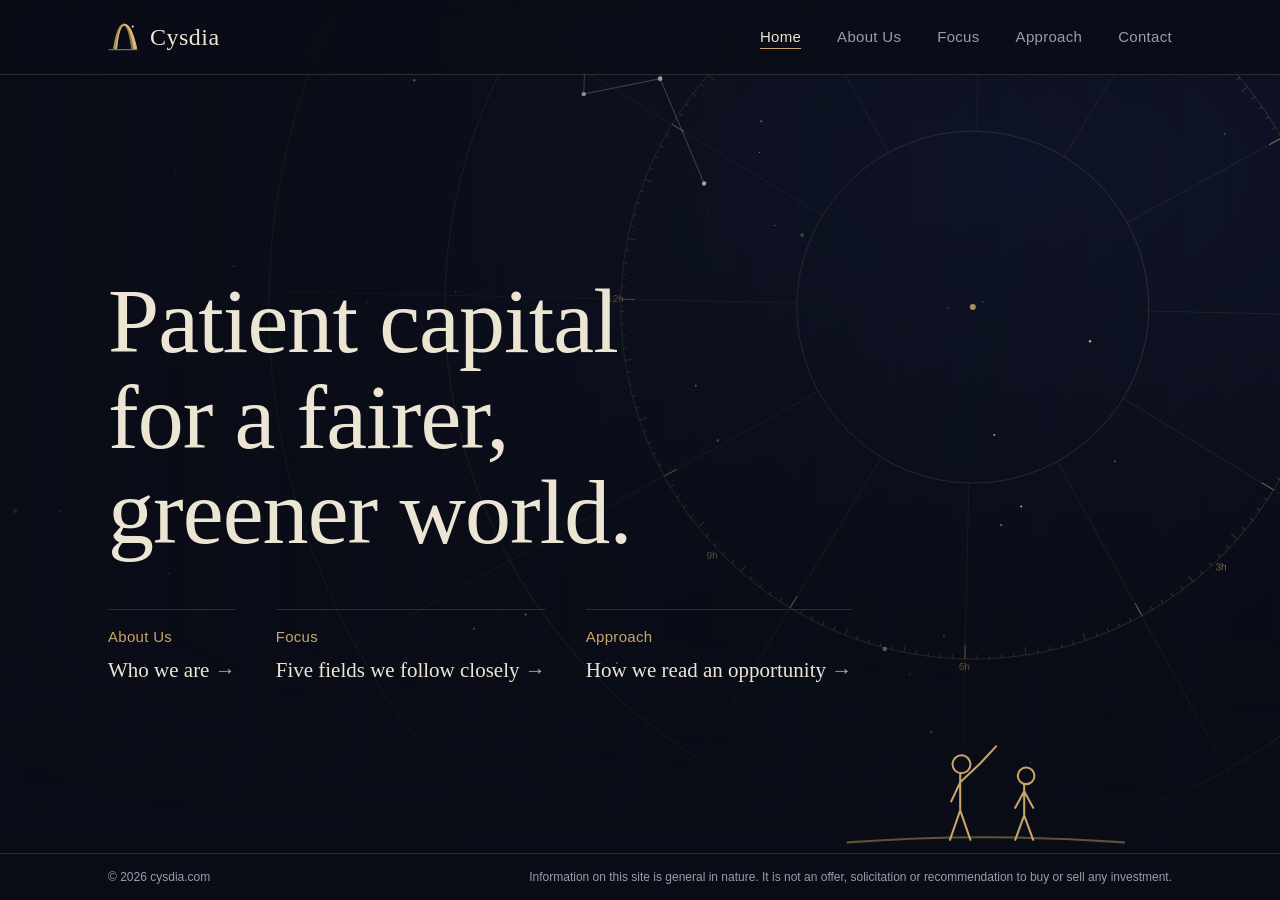
<file: index.html>
<!doctype html>
<html lang="en">
<head>
<meta charset="utf-8">
<meta name="viewport" content="width=device-width, initial-scale=1, viewport-fit=cover">
<title>Cysdia</title>
<meta name="description" content="Patient capital for a fairer, greener world. Hong Kong and New York.">
<meta property="og:title" content="Cysdia">
<meta property="og:description" content="Patient capital for a fairer, greener world. Hong Kong and New York.">
<meta name="theme-color" content="#0a0d17">
<link rel="icon" href="favicon.svg" type="image/svg+xml">
<link rel="stylesheet" href="styles.css">
</head>
<body class="home">
<header class="top">
  <div class="wrap">
    <a class="mark" href="index.html" aria-label="Cysdia, home">
      <svg viewBox="0 0 26 26" fill="none" aria-hidden="true">
        <line x1="1" y1="24" x2="25" y2="24" stroke="#ece5d3" stroke-width="0.8" stroke-linecap="round" opacity=".6"/>
        <path d="M4.48 23.29 L4.84 21.03 L5.19 18.97 L5.55 17.08 L5.91 15.34 L6.28 13.75 L6.66 12.29 L7.03 10.96 L7.42 9.74 L7.81 8.62 L8.20 7.60 L8.60 6.66 L9.01 5.82 L9.43 5.05 L9.85 4.36 L10.28 3.74 L10.72 3.19 L11.17 2.72 L11.63 2.31 L12.10 1.99 L12.57 1.73 L13.04 1.54 L13.52 1.43 L14.00 1.40 L14.48 1.47 L14.97 1.63 L15.47 1.88 L15.97 2.24 L16.47 2.72 L16.98 3.32 L17.51 4.06 L18.04 4.94 L18.58 5.99 L19.13 7.23 L19.69 8.67 L20.26 10.33 L20.85 12.26 L21.45 14.47 L22.07 17.00 L22.70 19.89 L23.35 23.18 L20.35 23.80 L19.90 20.70 L19.45 17.97 L19.01 15.57 L18.58 13.46 L18.15 11.62 L17.73 10.02 L17.32 8.63 L16.91 7.43 L16.51 6.41 L16.12 5.55 L15.74 4.82 L15.36 4.23 L14.98 3.76 L14.62 3.39 L14.26 3.11 L13.92 2.93 L13.57 2.83 L13.24 2.80 L12.91 2.84 L12.57 2.96 L12.24 3.14 L11.90 3.39 L11.56 3.71 L11.22 4.10 L10.88 4.56 L10.53 5.09 L10.19 5.70 L9.85 6.40 L9.51 7.18 L9.18 8.05 L8.84 9.03 L8.51 10.11 L8.18 11.30 L7.85 12.61 L7.53 14.06 L7.20 15.65 L6.89 17.40 L6.57 19.31 L6.26 21.42 L5.95 23.72 Z" fill="#7d6640"/>
        <path d="M7.76 23.72 L8.00 21.47 L8.24 19.42 L8.49 17.55 L8.74 15.84 L9.00 14.28 L9.26 12.86 L9.53 11.56 L9.81 10.39 L10.08 9.32 L10.37 8.35 L10.65 7.49 L10.95 6.71 L11.24 6.01 L11.54 5.40 L11.84 4.87 L12.15 4.41 L12.46 4.02 L12.77 3.70 L13.09 3.44 L13.42 3.26 L13.76 3.15 L14.12 3.12 L14.48 3.16 L14.86 3.27 L15.25 3.47 L15.64 3.75 L16.05 4.14 L16.47 4.62 L16.90 5.22 L17.35 5.95 L17.80 6.82 L18.26 7.83 L18.72 9.02 L19.20 10.39 L19.69 11.97 L20.18 13.77 L20.69 15.83 L21.20 18.16 L21.72 20.80 L22.25 23.79 L20.35 23.80 L19.90 20.70 L19.45 17.97 L19.01 15.57 L18.58 13.46 L18.15 11.62 L17.73 10.02 L17.32 8.63 L16.91 7.43 L16.51 6.41 L16.12 5.55 L15.74 4.82 L15.36 4.23 L14.98 3.76 L14.62 3.39 L14.26 3.11 L13.92 2.93 L13.57 2.83 L13.24 2.80 L12.91 2.84 L12.57 2.96 L12.24 3.14 L11.90 3.39 L11.56 3.71 L11.22 4.10 L10.88 4.56 L10.53 5.09 L10.19 5.70 L9.85 6.40 L9.51 7.18 L9.18 8.05 L8.84 9.03 L8.51 10.11 L8.18 11.30 L7.85 12.61 L7.53 14.06 L7.20 15.65 L6.89 17.40 L6.57 19.31 L6.26 21.42 L5.95 23.72 Z" fill="#8f7547"/>
        <path d="M6.27 23.29 L6.55 21.10 L6.84 19.08 L7.14 17.23 L7.44 15.53 L7.74 13.97 L8.06 12.54 L8.38 11.23 L8.71 10.02 L9.04 8.91 L9.39 7.90 L9.74 6.97 L10.10 6.13 L10.47 5.36 L10.85 4.67 L11.25 4.05 L11.65 3.51 L12.07 3.03 L12.51 2.63 L12.96 2.30 L13.42 2.05 L13.90 1.87 L14.40 1.77 L14.91 1.76 L15.43 1.84 L15.96 2.01 L16.49 2.28 L17.04 2.66 L17.59 3.15 L18.16 3.76 L18.73 4.51 L19.32 5.40 L19.92 6.45 L20.53 7.67 L21.15 9.09 L21.79 10.74 L22.45 12.62 L23.12 14.77 L23.81 17.23 L24.51 20.02 L25.23 23.19 L23.35 23.18 L22.70 19.89 L22.07 17.00 L21.45 14.47 L20.85 12.26 L20.26 10.33 L19.69 8.67 L19.13 7.23 L18.58 5.99 L18.04 4.94 L17.51 4.06 L16.98 3.32 L16.47 2.72 L15.97 2.24 L15.47 1.88 L14.97 1.63 L14.48 1.47 L14.00 1.40 L13.52 1.43 L13.04 1.54 L12.57 1.73 L12.10 1.99 L11.63 2.31 L11.17 2.72 L10.72 3.19 L10.28 3.74 L9.85 4.36 L9.43 5.05 L9.01 5.82 L8.60 6.66 L8.20 7.60 L7.81 8.62 L7.42 9.74 L7.03 10.96 L6.66 12.29 L6.28 13.75 L5.91 15.34 L5.55 17.08 L5.19 18.97 L4.84 21.03 L4.48 23.29 Z" fill="#a88a55"/>
        <path d="M6.27 23.29 L6.55 21.10 L6.84 19.08 L7.14 17.23 L7.44 15.53 L7.74 13.97 L8.06 12.54 L8.38 11.23 L8.71 10.02 L9.04 8.91 L9.39 7.90 L9.74 6.97 L10.10 6.13 L10.47 5.36 L10.85 4.67 L11.25 4.05 L11.65 3.51 L12.07 3.03 L12.51 2.63 L12.96 2.30 L13.42 2.05 L13.90 1.87 L14.40 1.77 L14.91 1.76 L15.43 1.84 L15.96 2.01 L16.49 2.28 L17.04 2.66 L17.59 3.15 L18.16 3.76 L18.73 4.51 L19.32 5.40 L19.92 6.45 L20.53 7.67 L21.15 9.09 L21.79 10.74 L22.45 12.62 L23.12 14.77 L23.81 17.23 L24.51 20.02 L25.23 23.19 L22.25 23.79 L21.72 20.80 L21.20 18.16 L20.69 15.83 L20.18 13.77 L19.69 11.97 L19.20 10.39 L18.72 9.02 L18.26 7.83 L17.80 6.82 L17.35 5.95 L16.90 5.22 L16.47 4.62 L16.05 4.14 L15.64 3.75 L15.25 3.47 L14.86 3.27 L14.48 3.16 L14.12 3.12 L13.76 3.15 L13.42 3.26 L13.09 3.44 L12.77 3.70 L12.46 4.02 L12.15 4.41 L11.84 4.87 L11.54 5.40 L11.24 6.01 L10.95 6.71 L10.65 7.49 L10.37 8.35 L10.08 9.32 L9.81 10.39 L9.53 11.56 L9.26 12.86 L9.00 14.28 L8.74 15.84 L8.49 17.55 L8.24 19.42 L8.00 21.47 L7.76 23.72 Z" fill="#d9b878"/>
        <circle cx="21.5" cy="4" r="0.9" fill="#ece5d3"/>
      </svg>
      <span>Cysdia</span>
    </a>
    <nav aria-label="Main">
      <a href="index.html" aria-current="page">Home</a>
      <a href="about.html">About Us</a>
      <a href="focus.html">Focus</a>
      <a href="approach.html">Approach</a>
      <a href="contact.html">Contact</a>
    </nav>
  </div>
</header>

<main>
  <div class="hero">
    <canvas id="sky" aria-hidden="true"></canvas>
      <svg class="stargazers" viewBox="0 0 220 120" fill="none" aria-hidden="true" stroke="#c8a568" stroke-width="1.6" stroke-linecap="round" stroke-linejoin="round">
        <path d="M2 112 Q110 104 218 112" opacity=".45"/>
        <circle cx="91" cy="51" r="7"/>
        <path d="M90 58 L90 87 M90 87 L82 110 M90 87 L98 110 M90 65 L106 50 L118 37 M90 65 L83 80"/>
        <circle cx="141.5" cy="60" r="6.5"/>
        <path d="M140 66.5 L140 91 M140 91 L133 110 M140 91 L147 110 M140 72 L133 85 M140 72 L147 85"/>
      </svg>
    <div class="wrap">
      <h1>Patient capital for a fairer, greener world.</h1>
      <div class="hero-links">
        <a href="about.html"><small>About Us</small><span>Who we are</span></a>
        <a href="focus.html"><small>Focus</small><span>Five fields we follow closely</span></a>
        <a href="approach.html"><small>Approach</small><span>How we read an opportunity</span></a>
      </div>
    </div>
  </div>
</main>

<footer>
  <div class="wrap">
    <span>© 2026 cysdia.com</span>
    <p>Information on this site is general in nature. It is not an offer, solicitation or recommendation to buy or sell any investment.</p>
  </div>
</footer>

<script src="site.js"></script>
</body>
</html>
</file>
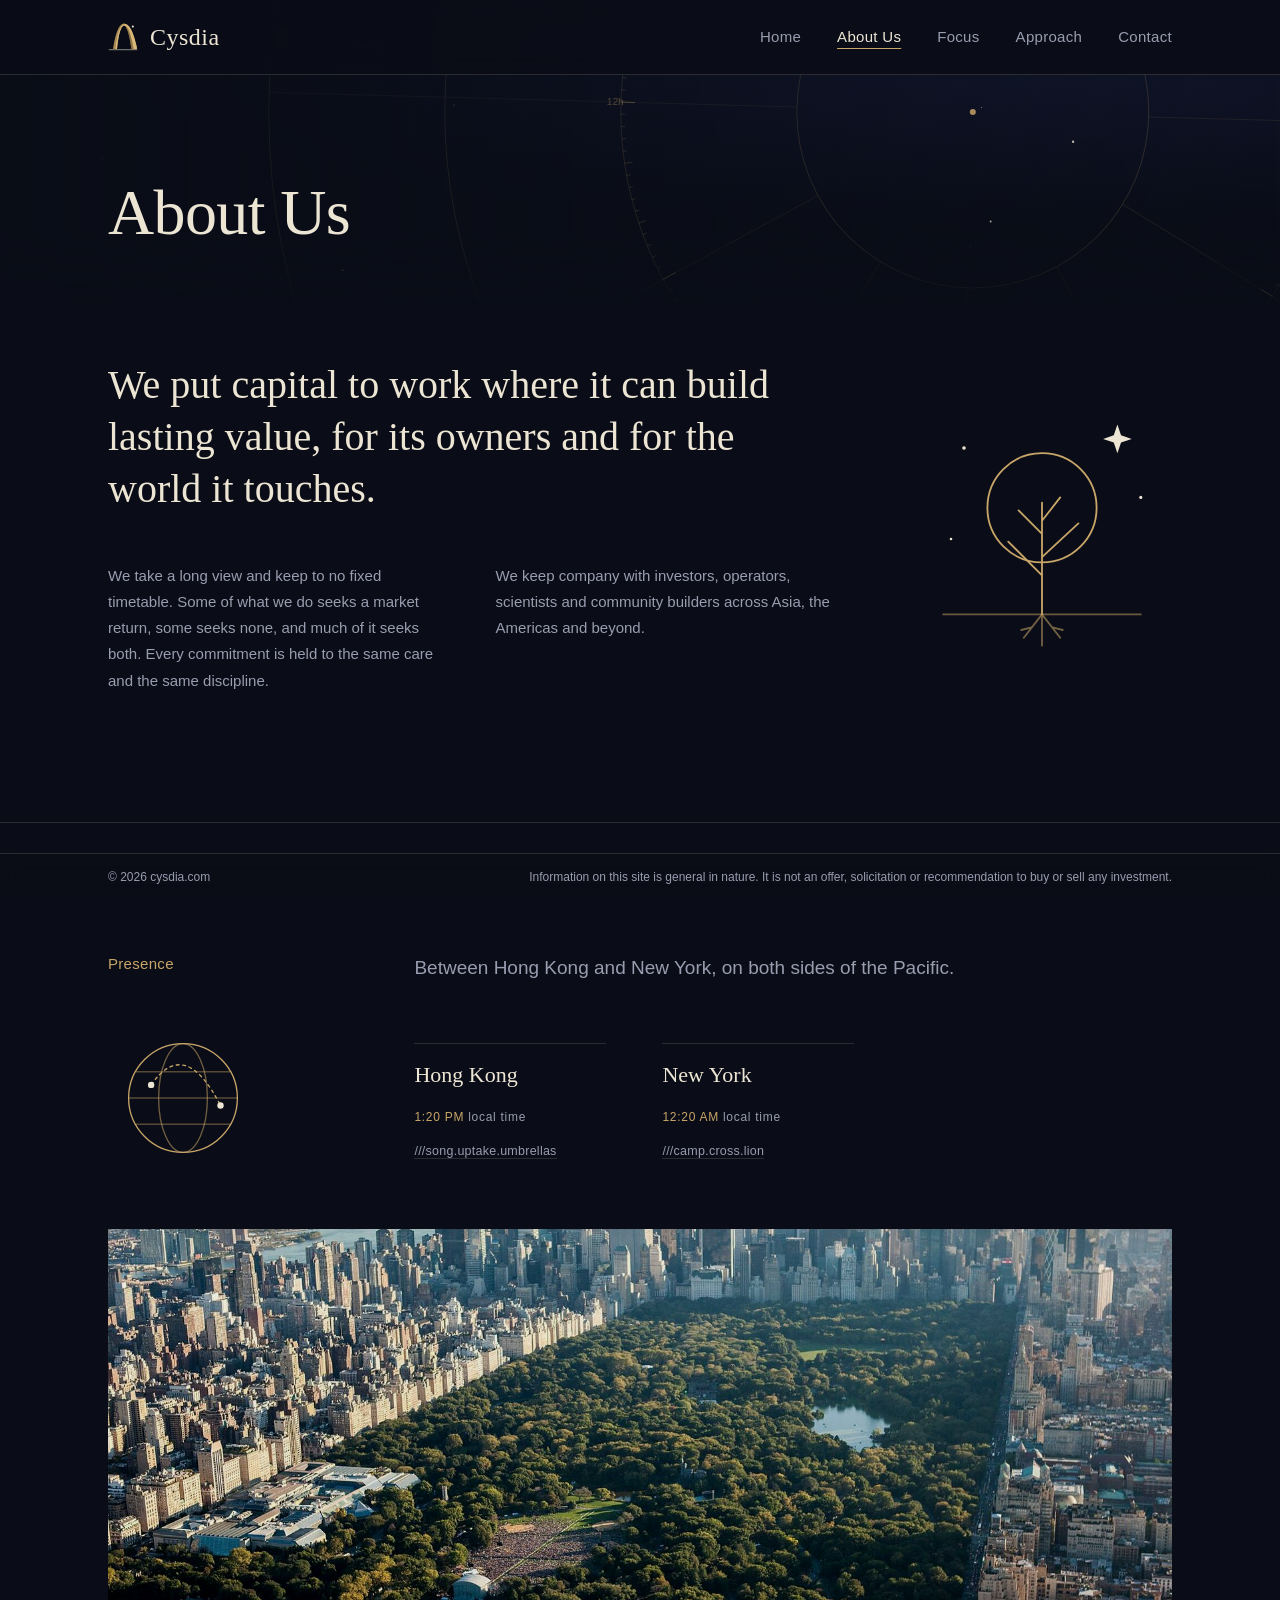
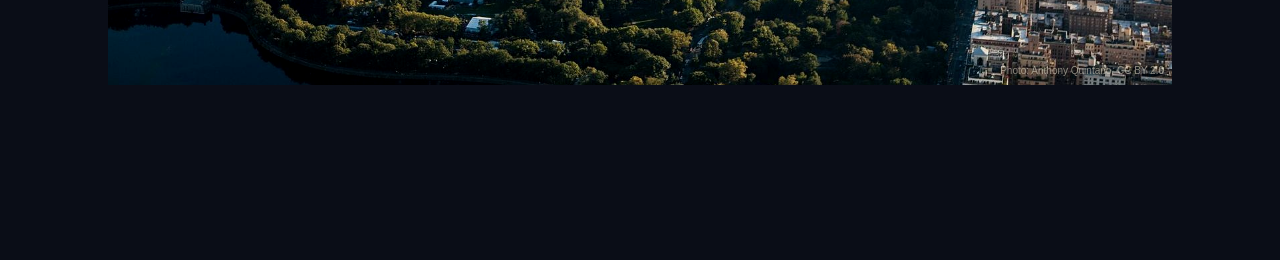
<file: about.html>
<!doctype html>
<html lang="en">
<head>
<meta charset="utf-8">
<meta name="viewport" content="width=device-width, initial-scale=1, viewport-fit=cover">
<title>About Us · Cysdia</title>
<meta name="description" content="About Cysdia: patient capital, present in Hong Kong and New York.">
<meta property="og:title" content="About Us · Cysdia">
<meta property="og:description" content="About Cysdia: patient capital, present in Hong Kong and New York.">
<meta name="theme-color" content="#0a0d17">
<link rel="icon" href="favicon.svg" type="image/svg+xml">
<link rel="stylesheet" href="styles.css">
</head>
<body class="">
<header class="top">
  <div class="wrap">
    <a class="mark" href="index.html" aria-label="Cysdia, home">
      <svg viewBox="0 0 26 26" fill="none" aria-hidden="true">
        <line x1="1" y1="24" x2="25" y2="24" stroke="#ece5d3" stroke-width="0.8" stroke-linecap="round" opacity=".6"/>
        <path d="M4.48 23.29 L4.84 21.03 L5.19 18.97 L5.55 17.08 L5.91 15.34 L6.28 13.75 L6.66 12.29 L7.03 10.96 L7.42 9.74 L7.81 8.62 L8.20 7.60 L8.60 6.66 L9.01 5.82 L9.43 5.05 L9.85 4.36 L10.28 3.74 L10.72 3.19 L11.17 2.72 L11.63 2.31 L12.10 1.99 L12.57 1.73 L13.04 1.54 L13.52 1.43 L14.00 1.40 L14.48 1.47 L14.97 1.63 L15.47 1.88 L15.97 2.24 L16.47 2.72 L16.98 3.32 L17.51 4.06 L18.04 4.94 L18.58 5.99 L19.13 7.23 L19.69 8.67 L20.26 10.33 L20.85 12.26 L21.45 14.47 L22.07 17.00 L22.70 19.89 L23.35 23.18 L20.35 23.80 L19.90 20.70 L19.45 17.97 L19.01 15.57 L18.58 13.46 L18.15 11.62 L17.73 10.02 L17.32 8.63 L16.91 7.43 L16.51 6.41 L16.12 5.55 L15.74 4.82 L15.36 4.23 L14.98 3.76 L14.62 3.39 L14.26 3.11 L13.92 2.93 L13.57 2.83 L13.24 2.80 L12.91 2.84 L12.57 2.96 L12.24 3.14 L11.90 3.39 L11.56 3.71 L11.22 4.10 L10.88 4.56 L10.53 5.09 L10.19 5.70 L9.85 6.40 L9.51 7.18 L9.18 8.05 L8.84 9.03 L8.51 10.11 L8.18 11.30 L7.85 12.61 L7.53 14.06 L7.20 15.65 L6.89 17.40 L6.57 19.31 L6.26 21.42 L5.95 23.72 Z" fill="#7d6640"/>
        <path d="M7.76 23.72 L8.00 21.47 L8.24 19.42 L8.49 17.55 L8.74 15.84 L9.00 14.28 L9.26 12.86 L9.53 11.56 L9.81 10.39 L10.08 9.32 L10.37 8.35 L10.65 7.49 L10.95 6.71 L11.24 6.01 L11.54 5.40 L11.84 4.87 L12.15 4.41 L12.46 4.02 L12.77 3.70 L13.09 3.44 L13.42 3.26 L13.76 3.15 L14.12 3.12 L14.48 3.16 L14.86 3.27 L15.25 3.47 L15.64 3.75 L16.05 4.14 L16.47 4.62 L16.90 5.22 L17.35 5.95 L17.80 6.82 L18.26 7.83 L18.72 9.02 L19.20 10.39 L19.69 11.97 L20.18 13.77 L20.69 15.83 L21.20 18.16 L21.72 20.80 L22.25 23.79 L20.35 23.80 L19.90 20.70 L19.45 17.97 L19.01 15.57 L18.58 13.46 L18.15 11.62 L17.73 10.02 L17.32 8.63 L16.91 7.43 L16.51 6.41 L16.12 5.55 L15.74 4.82 L15.36 4.23 L14.98 3.76 L14.62 3.39 L14.26 3.11 L13.92 2.93 L13.57 2.83 L13.24 2.80 L12.91 2.84 L12.57 2.96 L12.24 3.14 L11.90 3.39 L11.56 3.71 L11.22 4.10 L10.88 4.56 L10.53 5.09 L10.19 5.70 L9.85 6.40 L9.51 7.18 L9.18 8.05 L8.84 9.03 L8.51 10.11 L8.18 11.30 L7.85 12.61 L7.53 14.06 L7.20 15.65 L6.89 17.40 L6.57 19.31 L6.26 21.42 L5.95 23.72 Z" fill="#8f7547"/>
        <path d="M6.27 23.29 L6.55 21.10 L6.84 19.08 L7.14 17.23 L7.44 15.53 L7.74 13.97 L8.06 12.54 L8.38 11.23 L8.71 10.02 L9.04 8.91 L9.39 7.90 L9.74 6.97 L10.10 6.13 L10.47 5.36 L10.85 4.67 L11.25 4.05 L11.65 3.51 L12.07 3.03 L12.51 2.63 L12.96 2.30 L13.42 2.05 L13.90 1.87 L14.40 1.77 L14.91 1.76 L15.43 1.84 L15.96 2.01 L16.49 2.28 L17.04 2.66 L17.59 3.15 L18.16 3.76 L18.73 4.51 L19.32 5.40 L19.92 6.45 L20.53 7.67 L21.15 9.09 L21.79 10.74 L22.45 12.62 L23.12 14.77 L23.81 17.23 L24.51 20.02 L25.23 23.19 L23.35 23.18 L22.70 19.89 L22.07 17.00 L21.45 14.47 L20.85 12.26 L20.26 10.33 L19.69 8.67 L19.13 7.23 L18.58 5.99 L18.04 4.94 L17.51 4.06 L16.98 3.32 L16.47 2.72 L15.97 2.24 L15.47 1.88 L14.97 1.63 L14.48 1.47 L14.00 1.40 L13.52 1.43 L13.04 1.54 L12.57 1.73 L12.10 1.99 L11.63 2.31 L11.17 2.72 L10.72 3.19 L10.28 3.74 L9.85 4.36 L9.43 5.05 L9.01 5.82 L8.60 6.66 L8.20 7.60 L7.81 8.62 L7.42 9.74 L7.03 10.96 L6.66 12.29 L6.28 13.75 L5.91 15.34 L5.55 17.08 L5.19 18.97 L4.84 21.03 L4.48 23.29 Z" fill="#a88a55"/>
        <path d="M6.27 23.29 L6.55 21.10 L6.84 19.08 L7.14 17.23 L7.44 15.53 L7.74 13.97 L8.06 12.54 L8.38 11.23 L8.71 10.02 L9.04 8.91 L9.39 7.90 L9.74 6.97 L10.10 6.13 L10.47 5.36 L10.85 4.67 L11.25 4.05 L11.65 3.51 L12.07 3.03 L12.51 2.63 L12.96 2.30 L13.42 2.05 L13.90 1.87 L14.40 1.77 L14.91 1.76 L15.43 1.84 L15.96 2.01 L16.49 2.28 L17.04 2.66 L17.59 3.15 L18.16 3.76 L18.73 4.51 L19.32 5.40 L19.92 6.45 L20.53 7.67 L21.15 9.09 L21.79 10.74 L22.45 12.62 L23.12 14.77 L23.81 17.23 L24.51 20.02 L25.23 23.19 L22.25 23.79 L21.72 20.80 L21.20 18.16 L20.69 15.83 L20.18 13.77 L19.69 11.97 L19.20 10.39 L18.72 9.02 L18.26 7.83 L17.80 6.82 L17.35 5.95 L16.90 5.22 L16.47 4.62 L16.05 4.14 L15.64 3.75 L15.25 3.47 L14.86 3.27 L14.48 3.16 L14.12 3.12 L13.76 3.15 L13.42 3.26 L13.09 3.44 L12.77 3.70 L12.46 4.02 L12.15 4.41 L11.84 4.87 L11.54 5.40 L11.24 6.01 L10.95 6.71 L10.65 7.49 L10.37 8.35 L10.08 9.32 L9.81 10.39 L9.53 11.56 L9.26 12.86 L9.00 14.28 L8.74 15.84 L8.49 17.55 L8.24 19.42 L8.00 21.47 L7.76 23.72 Z" fill="#d9b878"/>
        <circle cx="21.5" cy="4" r="0.9" fill="#ece5d3"/>
      </svg>
      <span>Cysdia</span>
    </a>
    <nav aria-label="Main">
      <a href="index.html">Home</a>
      <a href="about.html" aria-current="page">About Us</a>
      <a href="focus.html">Focus</a>
      <a href="approach.html">Approach</a>
      <a href="contact.html">Contact</a>
    </nav>
  </div>
</header>

<main>
  <div class="hero page-hero">
    <canvas id="sky" aria-hidden="true"></canvas>
    <div class="wrap">
      <h1>About Us</h1>
    </div>
  </div>

  <section id="about" class="mission">
    <div class="wrap">
      <div class="mission-text">
      
      <div>
        <p class="statement">We put capital to work where it can build lasting value, for its owners and for the world it touches.</p>
      </div>
      <div class="sub">
        <p>We take a long view and keep to no fixed timetable. Some of what we do seeks a market return, some seeks none, and much of it seeks both. Every commitment is held to the same care and the same discipline.</p>
        <p>We keep company with investors, operators, scientists and community builders across Asia, the Americas and beyond.</p>
      </div>
      </div>
      <svg class="about-art" viewBox="0 0 200 200" fill="none" stroke="#c8a568" stroke-width="1.4" stroke-linecap="round" stroke-linejoin="round" aria-hidden="true">
<path d="M24 168 H176" opacity=".5"/>
<circle cx="100" cy="86" r="42"/>
<path d="M100 168 V82 M100 138 L74 112 M100 124 L128 98 M100 106 L82 88 M100 96 L114 78"/>
<path d="M100 168 L86 186 M100 168 L114 186 M100 168 V192 M92 178 L84 180 M108 178 L116 180" opacity=".55"/>
<path d="M158 22 L160.8 30.2 L169 33 L160.8 35.8 L158 44 L155.2 35.8 L147 33 L155.2 30.2 Z" fill="#ece5d3" stroke="none"/>
<circle cx="40" cy="40" r="1.4" fill="#ece5d3" stroke="none"/><circle cx="176" cy="78" r="1.2" fill="#ece5d3" stroke="none"/><circle cx="30" cy="110" r="1" fill="#ece5d3" stroke="none"/></svg>
    </div>
  </section>

  <section class="park" aria-label="Central Park, New York">
    <div class="wrap">
      <div class="park-head">
        <div class="presence-label"><p class="eyebrow">Presence</p><svg class="globe-art" viewBox="0 0 160 160" fill="none" stroke="#c8a568" stroke-width="1.4" stroke-linecap="round" stroke-linejoin="round" aria-hidden="true">
<circle cx="80" cy="80" r="58"/>
<ellipse cx="80" cy="80" rx="26" ry="58" opacity=".55"/>
<path d="M22 80 H138 M30 52 H130 M30 108 H130" opacity=".4"/>
<path d="M46 66 Q82 14 120 88" stroke-dasharray="3 4"/>
<circle cx="46" cy="66" r="3.4" fill="#ece5d3" stroke="none"/><circle cx="120" cy="88" r="3.4" fill="#ece5d3" stroke="none"/></svg></div>
        <div class="park-body">
          <p class="park-note">Between Hong Kong and New York, on both sides of the Pacific.</p>
          <dl class="offices">
            <div><dt>Hong Kong</dt><dd><span class="clock" data-tz="Asia/Hong_Kong">&nbsp;</span> local time</dd><dd><a class="w3w" href="https://what3words.com/song.uptake.umbrellas" target="_blank" rel="noopener">///song.uptake.umbrellas</a></dd></div>
            <div><dt>New York</dt><dd><span class="clock" data-tz="America/New_York">&nbsp;</span> local time</dd><dd><a class="w3w" href="https://what3words.com/camp.cross.lion" target="_blank" rel="noopener">///camp.cross.lion</a></dd></div>
          </dl>
        </div>
      </div>
      <div class="park-grid">
        <figure class="p-wide"><img src="images/central-park.jpg" alt="Aerial view of Central Park looking south toward Midtown Manhattan, the Reservoir and Great Lawn below" loading="lazy" width="1600" height="1067"><span class="photo-credit">Photo: Anthony Quintano, <a href="https://creativecommons.org/licenses/by/2.0/" target="_blank" rel="noopener">CC BY 2.0</a></span></figure>
      </div>
    </div>
  </section>
</main>

<footer>
  <div class="wrap">
    <span>© 2026 cysdia.com</span>
    <p>Information on this site is general in nature. It is not an offer, solicitation or recommendation to buy or sell any investment.</p>
  </div>
</footer>

<script src="site.js"></script>
</body>
</html>
</file>
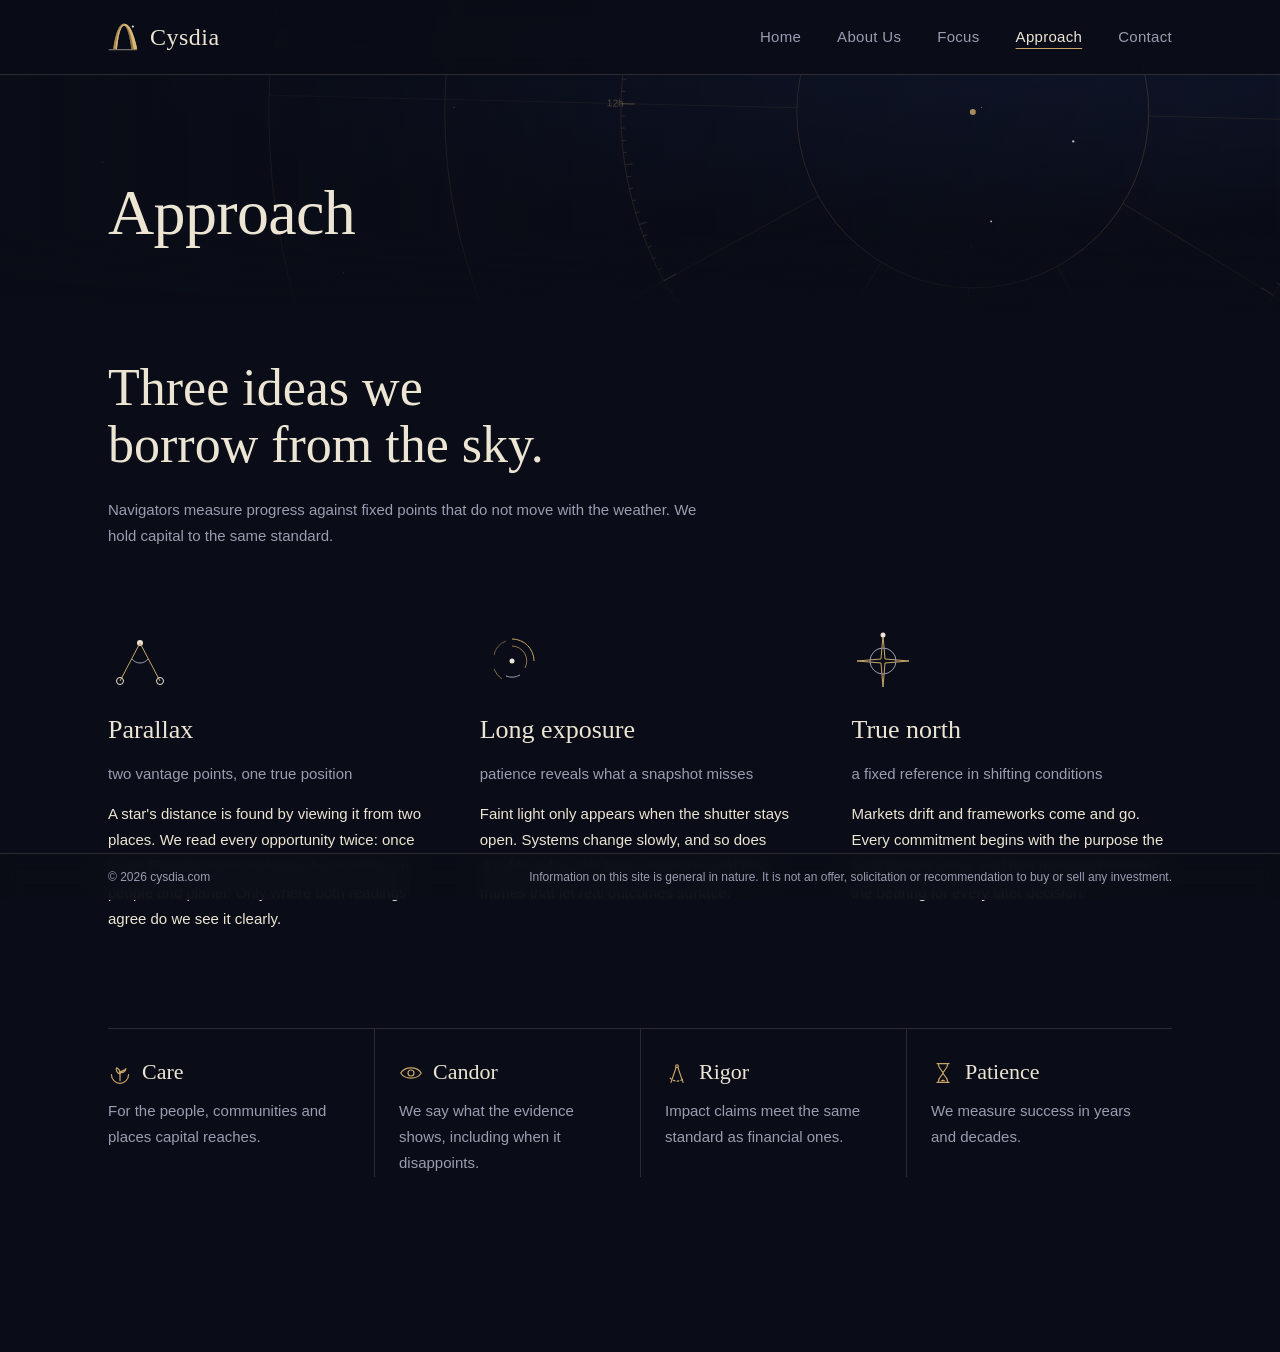
<file: approach.html>
<!doctype html>
<html lang="en">
<head>
<meta charset="utf-8">
<meta name="viewport" content="width=device-width, initial-scale=1, viewport-fit=cover">
<title>Approach · Cysdia</title>
<meta name="description" content="How Cysdia reads an opportunity.">
<meta property="og:title" content="Approach · Cysdia">
<meta property="og:description" content="How Cysdia reads an opportunity.">
<meta name="theme-color" content="#0a0d17">
<link rel="icon" href="favicon.svg" type="image/svg+xml">
<link rel="stylesheet" href="styles.css">
</head>
<body class="">
<header class="top">
  <div class="wrap">
    <a class="mark" href="index.html" aria-label="Cysdia, home">
      <svg viewBox="0 0 26 26" fill="none" aria-hidden="true">
        <line x1="1" y1="24" x2="25" y2="24" stroke="#ece5d3" stroke-width="0.8" stroke-linecap="round" opacity=".6"/>
        <path d="M4.48 23.29 L4.84 21.03 L5.19 18.97 L5.55 17.08 L5.91 15.34 L6.28 13.75 L6.66 12.29 L7.03 10.96 L7.42 9.74 L7.81 8.62 L8.20 7.60 L8.60 6.66 L9.01 5.82 L9.43 5.05 L9.85 4.36 L10.28 3.74 L10.72 3.19 L11.17 2.72 L11.63 2.31 L12.10 1.99 L12.57 1.73 L13.04 1.54 L13.52 1.43 L14.00 1.40 L14.48 1.47 L14.97 1.63 L15.47 1.88 L15.97 2.24 L16.47 2.72 L16.98 3.32 L17.51 4.06 L18.04 4.94 L18.58 5.99 L19.13 7.23 L19.69 8.67 L20.26 10.33 L20.85 12.26 L21.45 14.47 L22.07 17.00 L22.70 19.89 L23.35 23.18 L20.35 23.80 L19.90 20.70 L19.45 17.97 L19.01 15.57 L18.58 13.46 L18.15 11.62 L17.73 10.02 L17.32 8.63 L16.91 7.43 L16.51 6.41 L16.12 5.55 L15.74 4.82 L15.36 4.23 L14.98 3.76 L14.62 3.39 L14.26 3.11 L13.92 2.93 L13.57 2.83 L13.24 2.80 L12.91 2.84 L12.57 2.96 L12.24 3.14 L11.90 3.39 L11.56 3.71 L11.22 4.10 L10.88 4.56 L10.53 5.09 L10.19 5.70 L9.85 6.40 L9.51 7.18 L9.18 8.05 L8.84 9.03 L8.51 10.11 L8.18 11.30 L7.85 12.61 L7.53 14.06 L7.20 15.65 L6.89 17.40 L6.57 19.31 L6.26 21.42 L5.95 23.72 Z" fill="#7d6640"/>
        <path d="M7.76 23.72 L8.00 21.47 L8.24 19.42 L8.49 17.55 L8.74 15.84 L9.00 14.28 L9.26 12.86 L9.53 11.56 L9.81 10.39 L10.08 9.32 L10.37 8.35 L10.65 7.49 L10.95 6.71 L11.24 6.01 L11.54 5.40 L11.84 4.87 L12.15 4.41 L12.46 4.02 L12.77 3.70 L13.09 3.44 L13.42 3.26 L13.76 3.15 L14.12 3.12 L14.48 3.16 L14.86 3.27 L15.25 3.47 L15.64 3.75 L16.05 4.14 L16.47 4.62 L16.90 5.22 L17.35 5.95 L17.80 6.82 L18.26 7.83 L18.72 9.02 L19.20 10.39 L19.69 11.97 L20.18 13.77 L20.69 15.83 L21.20 18.16 L21.72 20.80 L22.25 23.79 L20.35 23.80 L19.90 20.70 L19.45 17.97 L19.01 15.57 L18.58 13.46 L18.15 11.62 L17.73 10.02 L17.32 8.63 L16.91 7.43 L16.51 6.41 L16.12 5.55 L15.74 4.82 L15.36 4.23 L14.98 3.76 L14.62 3.39 L14.26 3.11 L13.92 2.93 L13.57 2.83 L13.24 2.80 L12.91 2.84 L12.57 2.96 L12.24 3.14 L11.90 3.39 L11.56 3.71 L11.22 4.10 L10.88 4.56 L10.53 5.09 L10.19 5.70 L9.85 6.40 L9.51 7.18 L9.18 8.05 L8.84 9.03 L8.51 10.11 L8.18 11.30 L7.85 12.61 L7.53 14.06 L7.20 15.65 L6.89 17.40 L6.57 19.31 L6.26 21.42 L5.95 23.72 Z" fill="#8f7547"/>
        <path d="M6.27 23.29 L6.55 21.10 L6.84 19.08 L7.14 17.23 L7.44 15.53 L7.74 13.97 L8.06 12.54 L8.38 11.23 L8.71 10.02 L9.04 8.91 L9.39 7.90 L9.74 6.97 L10.10 6.13 L10.47 5.36 L10.85 4.67 L11.25 4.05 L11.65 3.51 L12.07 3.03 L12.51 2.63 L12.96 2.30 L13.42 2.05 L13.90 1.87 L14.40 1.77 L14.91 1.76 L15.43 1.84 L15.96 2.01 L16.49 2.28 L17.04 2.66 L17.59 3.15 L18.16 3.76 L18.73 4.51 L19.32 5.40 L19.92 6.45 L20.53 7.67 L21.15 9.09 L21.79 10.74 L22.45 12.62 L23.12 14.77 L23.81 17.23 L24.51 20.02 L25.23 23.19 L23.35 23.18 L22.70 19.89 L22.07 17.00 L21.45 14.47 L20.85 12.26 L20.26 10.33 L19.69 8.67 L19.13 7.23 L18.58 5.99 L18.04 4.94 L17.51 4.06 L16.98 3.32 L16.47 2.72 L15.97 2.24 L15.47 1.88 L14.97 1.63 L14.48 1.47 L14.00 1.40 L13.52 1.43 L13.04 1.54 L12.57 1.73 L12.10 1.99 L11.63 2.31 L11.17 2.72 L10.72 3.19 L10.28 3.74 L9.85 4.36 L9.43 5.05 L9.01 5.82 L8.60 6.66 L8.20 7.60 L7.81 8.62 L7.42 9.74 L7.03 10.96 L6.66 12.29 L6.28 13.75 L5.91 15.34 L5.55 17.08 L5.19 18.97 L4.84 21.03 L4.48 23.29 Z" fill="#a88a55"/>
        <path d="M6.27 23.29 L6.55 21.10 L6.84 19.08 L7.14 17.23 L7.44 15.53 L7.74 13.97 L8.06 12.54 L8.38 11.23 L8.71 10.02 L9.04 8.91 L9.39 7.90 L9.74 6.97 L10.10 6.13 L10.47 5.36 L10.85 4.67 L11.25 4.05 L11.65 3.51 L12.07 3.03 L12.51 2.63 L12.96 2.30 L13.42 2.05 L13.90 1.87 L14.40 1.77 L14.91 1.76 L15.43 1.84 L15.96 2.01 L16.49 2.28 L17.04 2.66 L17.59 3.15 L18.16 3.76 L18.73 4.51 L19.32 5.40 L19.92 6.45 L20.53 7.67 L21.15 9.09 L21.79 10.74 L22.45 12.62 L23.12 14.77 L23.81 17.23 L24.51 20.02 L25.23 23.19 L22.25 23.79 L21.72 20.80 L21.20 18.16 L20.69 15.83 L20.18 13.77 L19.69 11.97 L19.20 10.39 L18.72 9.02 L18.26 7.83 L17.80 6.82 L17.35 5.95 L16.90 5.22 L16.47 4.62 L16.05 4.14 L15.64 3.75 L15.25 3.47 L14.86 3.27 L14.48 3.16 L14.12 3.12 L13.76 3.15 L13.42 3.26 L13.09 3.44 L12.77 3.70 L12.46 4.02 L12.15 4.41 L11.84 4.87 L11.54 5.40 L11.24 6.01 L10.95 6.71 L10.65 7.49 L10.37 8.35 L10.08 9.32 L9.81 10.39 L9.53 11.56 L9.26 12.86 L9.00 14.28 L8.74 15.84 L8.49 17.55 L8.24 19.42 L8.00 21.47 L7.76 23.72 Z" fill="#d9b878"/>
        <circle cx="21.5" cy="4" r="0.9" fill="#ece5d3"/>
      </svg>
      <span>Cysdia</span>
    </a>
    <nav aria-label="Main">
      <a href="index.html">Home</a>
      <a href="about.html">About Us</a>
      <a href="focus.html">Focus</a>
      <a href="approach.html" aria-current="page">Approach</a>
      <a href="contact.html">Contact</a>
    </nav>
  </div>
</header>

<main>
  <div class="hero page-hero">
    <canvas id="sky" aria-hidden="true"></canvas>
    <div class="wrap">
      <h1>Approach</h1>
    </div>
  </div>

  <section id="approach">
    <div class="wrap">
            <h2>Three ideas we borrow from the sky.</h2>
      <p class="intro">Navigators measure progress against fixed points that do not move with the weather. We hold capital to the same standard.</p>

      <div class="principles">
        <article class="principle">
          <svg viewBox="0 0 64 64" fill="none" aria-hidden="true">
            <circle cx="32" cy="14" r="3" fill="#ece5d3"/>
            <line x1="32" y1="14" x2="12" y2="52" stroke="#c8a568" stroke-width="1"/>
            <line x1="32" y1="14" x2="52" y2="52" stroke="#c8a568" stroke-width="1"/>
            <circle cx="12" cy="52" r="3.5" fill="none" stroke="#ece5d3"/>
            <circle cx="52" cy="52" r="3.5" fill="none" stroke="#ece5d3"/>
            <path d="M24 30 a10 10 0 0 0 16 0" stroke="#9a9cb0" stroke-width="1"/>
          </svg>
          <h3>Parallax</h3>
          <p class="term">two vantage points, one true position</p>
          <p>A star's distance is found by viewing it from two places. We read every opportunity twice: once for its financial merit and once for its effect on people and planet. Only where both readings agree do we see it clearly.</p>
        </article>
        <article class="principle">
          <svg viewBox="0 0 64 64" fill="none" aria-hidden="true">
            <circle cx="32" cy="32" r="2.5" fill="#ece5d3"/>
            <path d="M32 10 a22 22 0 0 1 22 22" stroke="#c8a568" stroke-width="1"/>
            <path d="M32 17 a15 15 0 0 1 13 22" stroke="#c8a568" stroke-width="1" opacity=".7"/>
            <path d="M14 26 a19 19 0 0 1 12 -14" stroke="#c8a568" stroke-width="1" opacity=".5"/>
            <path d="M22 50 a20 20 0 0 1 -8 -10" stroke="#c8a568" stroke-width="1" opacity=".6"/>
            <path d="M40 46 a16 16 0 0 1 -14 1" stroke="#9a9cb0" stroke-width="1"/>
          </svg>
          <h3>Long exposure</h3>
          <p class="term">patience reveals what a snapshot misses</p>
          <p>Faint light only appears when the shutter stays open. Systems change slowly, and so does durable value. We favor structures and time frames that let real outcomes surface.</p>
        </article>
        <article class="principle">
          <svg viewBox="0 0 64 64" fill="none" aria-hidden="true">
            <path d="M32 6 L34 30 L58 32 L34 34 L32 58 L30 34 L6 32 L30 30 Z" stroke="#c8a568" stroke-width="1" fill="none"/>
            <circle cx="32" cy="32" r="13" stroke="#9a9cb0" stroke-width="1"/>
            <circle cx="32" cy="6" r="2.5" fill="#ece5d3"/>
          </svg>
          <h3>True north</h3>
          <p class="term">a fixed reference in shifting conditions</p>
          <p>Markets drift and frameworks come and go. Every commitment begins with the purpose the capital must serve, and that purpose becomes the bearing for every later decision.</p>
        </article>
      </div>

      <div class="values">
        <div class="value"><h4><svg class="v-icon" viewBox="0 0 28 28" fill="none" stroke="#c8a568" stroke-width="1.4" stroke-linecap="round" stroke-linejoin="round" aria-hidden="true"><path d="M4 16 C4 22 9 26 14 26 C19 26 24 22 24 16"/><path d="M14 23 V12"/><path d="M14 15 C10 14 9 10 10 8 C13 9 14 12 14 15 Z"/><path d="M14 13 C17 11 20 11 21 9 C20 13 17 14 14 13.5"/></svg><span>Care</span></h4><p>For the people, communities and places capital reaches.</p></div>
        <div class="value"><h4><svg class="v-icon" viewBox="0 0 28 28" fill="none" stroke="#c8a568" stroke-width="1.4" stroke-linecap="round" stroke-linejoin="round" aria-hidden="true"><path d="M2 14 C7 6 21 6 26 14 C21 22 7 22 2 14 Z"/><circle cx="14" cy="14" r="3.5"/></svg><span>Candor</span></h4><p>We say what the evidence shows, including when it disappoints.</p></div>
        <div class="value"><h4><svg class="v-icon" viewBox="0 0 28 28" fill="none" stroke="#c8a568" stroke-width="1.4" stroke-linecap="round" stroke-linejoin="round" aria-hidden="true"><circle cx="14" cy="6" r="1.6"/><path d="M13 7.5 L7 25 M15 7.5 L21 25"/><path d="M6 20 A11 11 0 0 0 22 20" stroke-dasharray="2 2.5"/></svg><span>Rigor</span></h4><p>Impact claims meet the same standard as financial ones.</p></div>
        <div class="value"><h4><svg class="v-icon" viewBox="0 0 28 28" fill="none" stroke="#c8a568" stroke-width="1.4" stroke-linecap="round" stroke-linejoin="round" aria-hidden="true"><path d="M7 3 H21 M7 25 H21"/><path d="M8.5 3 C8.5 10 14 11.5 14 14 C14 16.5 8.5 18 8.5 25 M19.5 3 C19.5 10 14 11.5 14 14 C14 16.5 19.5 18 19.5 25"/><path d="M11 23.5 Q14 19.5 17 23.5 Z" fill="#c8a568" stroke="none"/></svg><span>Patience</span></h4><p>We measure success in years and decades.</p></div>
      </div>
    </div>
  </section>
</main>

<footer>
  <div class="wrap">
    <span>© 2026 cysdia.com</span>
    <p>Information on this site is general in nature. It is not an offer, solicitation or recommendation to buy or sell any investment.</p>
  </div>
</footer>

<script src="site.js"></script>
</body>
</html>
</file>
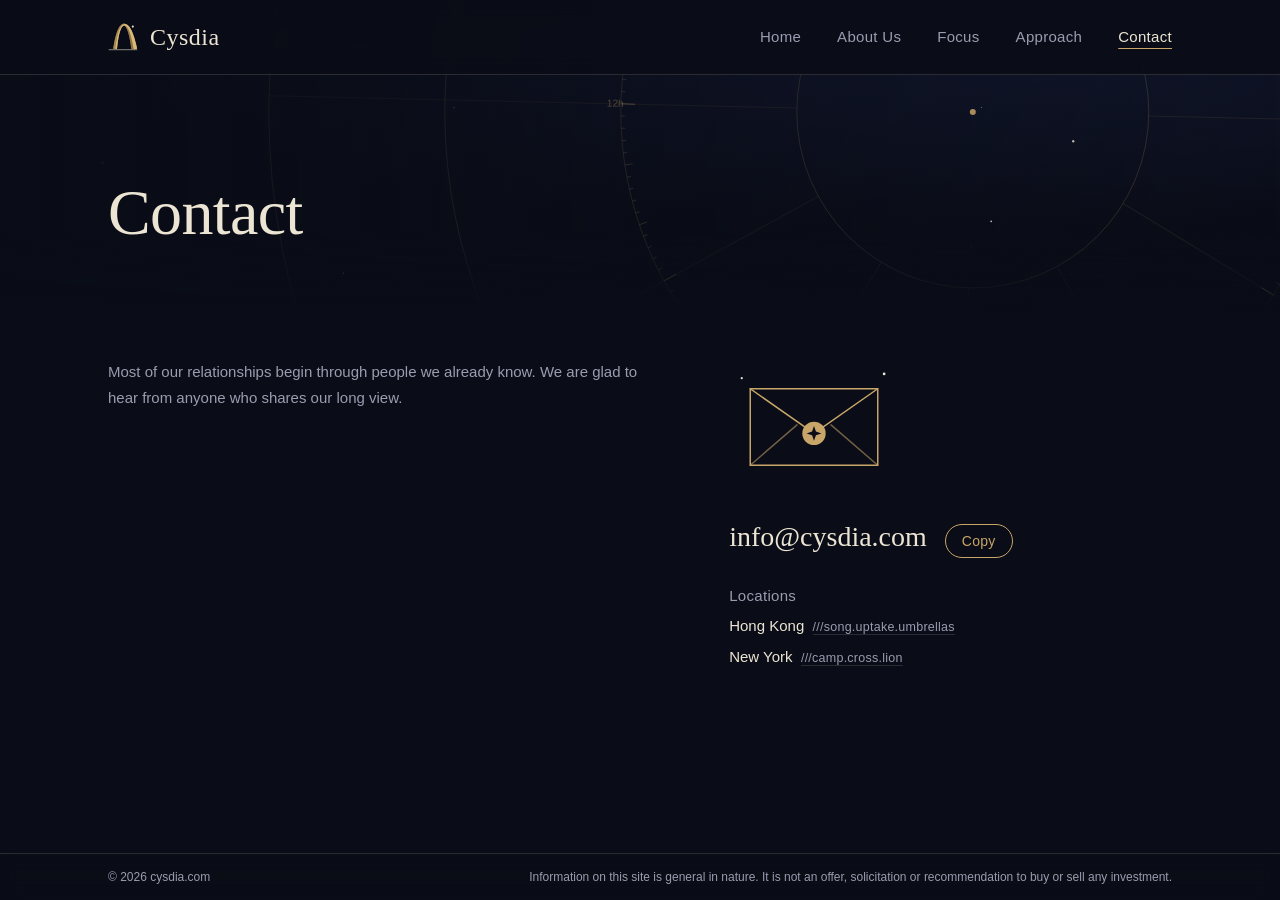
<file: contact.html>
<!doctype html>
<html lang="en">
<head>
<meta charset="utf-8">
<meta name="viewport" content="width=device-width, initial-scale=1, viewport-fit=cover">
<title>Contact · Cysdia</title>
<meta name="description" content="Correspondence for Cysdia.">
<meta property="og:title" content="Contact · Cysdia">
<meta property="og:description" content="Correspondence for Cysdia.">
<meta name="theme-color" content="#0a0d17">
<link rel="icon" href="favicon.svg" type="image/svg+xml">
<link rel="stylesheet" href="styles.css">
</head>
<body class="">
<header class="top">
  <div class="wrap">
    <a class="mark" href="index.html" aria-label="Cysdia, home">
      <svg viewBox="0 0 26 26" fill="none" aria-hidden="true">
        <line x1="1" y1="24" x2="25" y2="24" stroke="#ece5d3" stroke-width="0.8" stroke-linecap="round" opacity=".6"/>
        <path d="M4.48 23.29 L4.84 21.03 L5.19 18.97 L5.55 17.08 L5.91 15.34 L6.28 13.75 L6.66 12.29 L7.03 10.96 L7.42 9.74 L7.81 8.62 L8.20 7.60 L8.60 6.66 L9.01 5.82 L9.43 5.05 L9.85 4.36 L10.28 3.74 L10.72 3.19 L11.17 2.72 L11.63 2.31 L12.10 1.99 L12.57 1.73 L13.04 1.54 L13.52 1.43 L14.00 1.40 L14.48 1.47 L14.97 1.63 L15.47 1.88 L15.97 2.24 L16.47 2.72 L16.98 3.32 L17.51 4.06 L18.04 4.94 L18.58 5.99 L19.13 7.23 L19.69 8.67 L20.26 10.33 L20.85 12.26 L21.45 14.47 L22.07 17.00 L22.70 19.89 L23.35 23.18 L20.35 23.80 L19.90 20.70 L19.45 17.97 L19.01 15.57 L18.58 13.46 L18.15 11.62 L17.73 10.02 L17.32 8.63 L16.91 7.43 L16.51 6.41 L16.12 5.55 L15.74 4.82 L15.36 4.23 L14.98 3.76 L14.62 3.39 L14.26 3.11 L13.92 2.93 L13.57 2.83 L13.24 2.80 L12.91 2.84 L12.57 2.96 L12.24 3.14 L11.90 3.39 L11.56 3.71 L11.22 4.10 L10.88 4.56 L10.53 5.09 L10.19 5.70 L9.85 6.40 L9.51 7.18 L9.18 8.05 L8.84 9.03 L8.51 10.11 L8.18 11.30 L7.85 12.61 L7.53 14.06 L7.20 15.65 L6.89 17.40 L6.57 19.31 L6.26 21.42 L5.95 23.72 Z" fill="#7d6640"/>
        <path d="M7.76 23.72 L8.00 21.47 L8.24 19.42 L8.49 17.55 L8.74 15.84 L9.00 14.28 L9.26 12.86 L9.53 11.56 L9.81 10.39 L10.08 9.32 L10.37 8.35 L10.65 7.49 L10.95 6.71 L11.24 6.01 L11.54 5.40 L11.84 4.87 L12.15 4.41 L12.46 4.02 L12.77 3.70 L13.09 3.44 L13.42 3.26 L13.76 3.15 L14.12 3.12 L14.48 3.16 L14.86 3.27 L15.25 3.47 L15.64 3.75 L16.05 4.14 L16.47 4.62 L16.90 5.22 L17.35 5.95 L17.80 6.82 L18.26 7.83 L18.72 9.02 L19.20 10.39 L19.69 11.97 L20.18 13.77 L20.69 15.83 L21.20 18.16 L21.72 20.80 L22.25 23.79 L20.35 23.80 L19.90 20.70 L19.45 17.97 L19.01 15.57 L18.58 13.46 L18.15 11.62 L17.73 10.02 L17.32 8.63 L16.91 7.43 L16.51 6.41 L16.12 5.55 L15.74 4.82 L15.36 4.23 L14.98 3.76 L14.62 3.39 L14.26 3.11 L13.92 2.93 L13.57 2.83 L13.24 2.80 L12.91 2.84 L12.57 2.96 L12.24 3.14 L11.90 3.39 L11.56 3.71 L11.22 4.10 L10.88 4.56 L10.53 5.09 L10.19 5.70 L9.85 6.40 L9.51 7.18 L9.18 8.05 L8.84 9.03 L8.51 10.11 L8.18 11.30 L7.85 12.61 L7.53 14.06 L7.20 15.65 L6.89 17.40 L6.57 19.31 L6.26 21.42 L5.95 23.72 Z" fill="#8f7547"/>
        <path d="M6.27 23.29 L6.55 21.10 L6.84 19.08 L7.14 17.23 L7.44 15.53 L7.74 13.97 L8.06 12.54 L8.38 11.23 L8.71 10.02 L9.04 8.91 L9.39 7.90 L9.74 6.97 L10.10 6.13 L10.47 5.36 L10.85 4.67 L11.25 4.05 L11.65 3.51 L12.07 3.03 L12.51 2.63 L12.96 2.30 L13.42 2.05 L13.90 1.87 L14.40 1.77 L14.91 1.76 L15.43 1.84 L15.96 2.01 L16.49 2.28 L17.04 2.66 L17.59 3.15 L18.16 3.76 L18.73 4.51 L19.32 5.40 L19.92 6.45 L20.53 7.67 L21.15 9.09 L21.79 10.74 L22.45 12.62 L23.12 14.77 L23.81 17.23 L24.51 20.02 L25.23 23.19 L23.35 23.18 L22.70 19.89 L22.07 17.00 L21.45 14.47 L20.85 12.26 L20.26 10.33 L19.69 8.67 L19.13 7.23 L18.58 5.99 L18.04 4.94 L17.51 4.06 L16.98 3.32 L16.47 2.72 L15.97 2.24 L15.47 1.88 L14.97 1.63 L14.48 1.47 L14.00 1.40 L13.52 1.43 L13.04 1.54 L12.57 1.73 L12.10 1.99 L11.63 2.31 L11.17 2.72 L10.72 3.19 L10.28 3.74 L9.85 4.36 L9.43 5.05 L9.01 5.82 L8.60 6.66 L8.20 7.60 L7.81 8.62 L7.42 9.74 L7.03 10.96 L6.66 12.29 L6.28 13.75 L5.91 15.34 L5.55 17.08 L5.19 18.97 L4.84 21.03 L4.48 23.29 Z" fill="#a88a55"/>
        <path d="M6.27 23.29 L6.55 21.10 L6.84 19.08 L7.14 17.23 L7.44 15.53 L7.74 13.97 L8.06 12.54 L8.38 11.23 L8.71 10.02 L9.04 8.91 L9.39 7.90 L9.74 6.97 L10.10 6.13 L10.47 5.36 L10.85 4.67 L11.25 4.05 L11.65 3.51 L12.07 3.03 L12.51 2.63 L12.96 2.30 L13.42 2.05 L13.90 1.87 L14.40 1.77 L14.91 1.76 L15.43 1.84 L15.96 2.01 L16.49 2.28 L17.04 2.66 L17.59 3.15 L18.16 3.76 L18.73 4.51 L19.32 5.40 L19.92 6.45 L20.53 7.67 L21.15 9.09 L21.79 10.74 L22.45 12.62 L23.12 14.77 L23.81 17.23 L24.51 20.02 L25.23 23.19 L22.25 23.79 L21.72 20.80 L21.20 18.16 L20.69 15.83 L20.18 13.77 L19.69 11.97 L19.20 10.39 L18.72 9.02 L18.26 7.83 L17.80 6.82 L17.35 5.95 L16.90 5.22 L16.47 4.62 L16.05 4.14 L15.64 3.75 L15.25 3.47 L14.86 3.27 L14.48 3.16 L14.12 3.12 L13.76 3.15 L13.42 3.26 L13.09 3.44 L12.77 3.70 L12.46 4.02 L12.15 4.41 L11.84 4.87 L11.54 5.40 L11.24 6.01 L10.95 6.71 L10.65 7.49 L10.37 8.35 L10.08 9.32 L9.81 10.39 L9.53 11.56 L9.26 12.86 L9.00 14.28 L8.74 15.84 L8.49 17.55 L8.24 19.42 L8.00 21.47 L7.76 23.72 Z" fill="#d9b878"/>
        <circle cx="21.5" cy="4" r="0.9" fill="#ece5d3"/>
      </svg>
      <span>Cysdia</span>
    </a>
    <nav aria-label="Main">
      <a href="index.html">Home</a>
      <a href="about.html">About Us</a>
      <a href="focus.html">Focus</a>
      <a href="approach.html">Approach</a>
      <a href="contact.html" aria-current="page">Contact</a>
    </nav>
  </div>
</header>

<main>
  <div class="hero page-hero">
    <canvas id="sky" aria-hidden="true"></canvas>
    <div class="wrap">
      <h1>Contact</h1>
    </div>
  </div>

  <section id="contact" class="contact">
    <div class="wrap">
      <div>
                        <p class="intro" style="margin-top:0">Most of our relationships begin through people we already know. We are glad to hear from anyone who shares our long view.</p>
      </div>
      <div class="address">
        <svg class="contact-art" viewBox="0 0 160 120" fill="none" stroke="#c8a568" stroke-width="1.4" stroke-linecap="round" stroke-linejoin="round" aria-hidden="true">
<path d="M20 28 H140 V100 H20 Z"/><path d="M20 28 L80 70 L140 28" /><path d="M20 100 L64 62 M140 100 L96 62" opacity=".55"/>
<circle cx="80" cy="70" r="11" fill="#c8a568" stroke="none"/>
<path d="M80 63 L81.8 68.2 L87 70 L81.8 71.8 L80 77 L78.2 71.8 L73 70 L78.2 68.2 Z" fill="#0a0d17" stroke="none"/>
<circle cx="146" cy="14" r="1.3" fill="#ece5d3" stroke="none"/><circle cx="12" cy="18" r="1" fill="#ece5d3" stroke="none"/></svg>
        <div class="row">
          <div class="email-line">
            <span class="email" id="email">info@cysdia.com</span>
            <button class="copy" id="copy" type="button">Copy</button>
          </div>
        </div>
        <div class="row">
          <span class="label">Locations</span>
          <span>Hong Kong &nbsp;<a class="w3w" href="https://what3words.com/song.uptake.umbrellas" target="_blank" rel="noopener">///song.uptake.umbrellas</a></span>
          <span>New York &nbsp;<a class="w3w" href="https://what3words.com/camp.cross.lion" target="_blank" rel="noopener">///camp.cross.lion</a></span>
        </div>
      </div>
    </div>
  </section>
</main>

<footer>
  <div class="wrap">
    <span>© 2026 cysdia.com</span>
    <p>Information on this site is general in nature. It is not an offer, solicitation or recommendation to buy or sell any investment.</p>
  </div>
</footer>

<script src="site.js"></script>
</body>
</html>
</file>
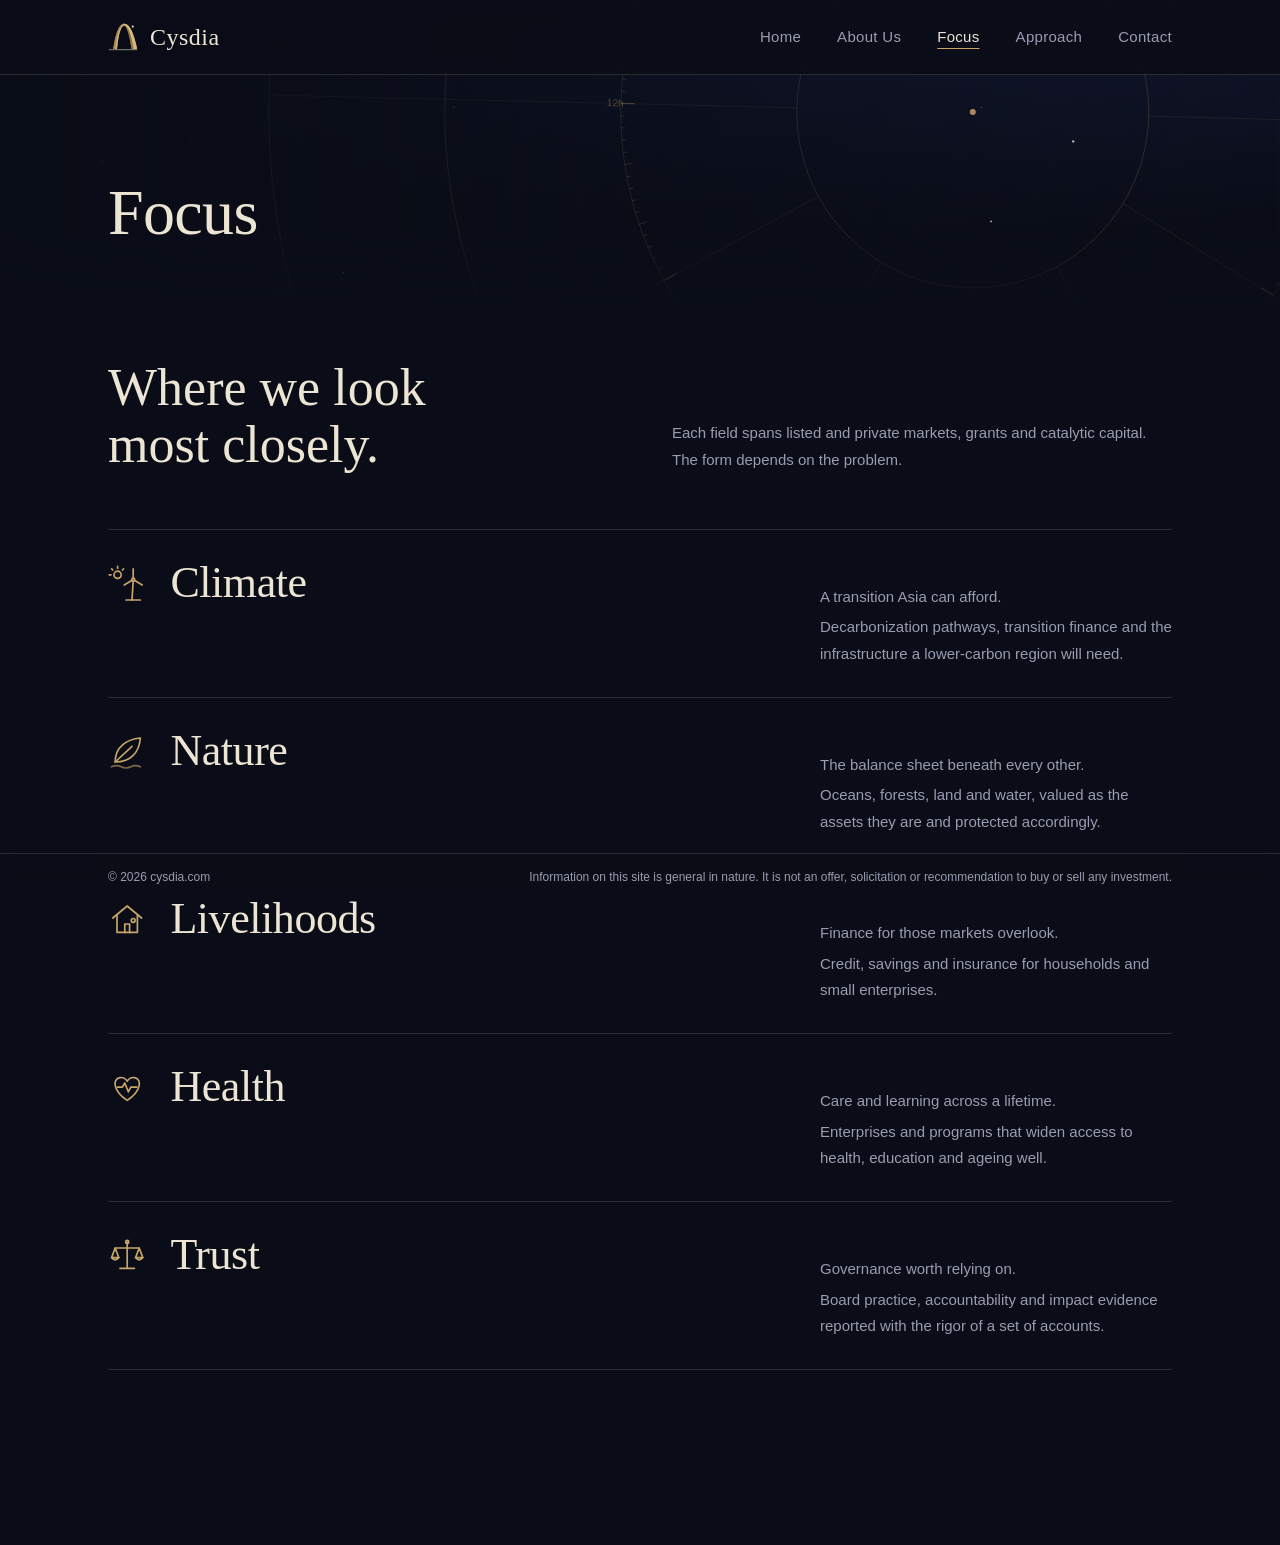
<file: focus.html>
<!doctype html>
<html lang="en">
<head>
<meta charset="utf-8">
<meta name="viewport" content="width=device-width, initial-scale=1, viewport-fit=cover">
<title>Focus · Cysdia</title>
<meta name="description" content="The fields Cysdia follows most closely: climate, nature, livelihoods, health and trust.">
<meta property="og:title" content="Focus · Cysdia">
<meta property="og:description" content="The fields Cysdia follows most closely: climate, nature, livelihoods, health and trust.">
<meta name="theme-color" content="#0a0d17">
<link rel="icon" href="favicon.svg" type="image/svg+xml">
<link rel="stylesheet" href="styles.css">
</head>
<body class="">
<header class="top">
  <div class="wrap">
    <a class="mark" href="index.html" aria-label="Cysdia, home">
      <svg viewBox="0 0 26 26" fill="none" aria-hidden="true">
        <line x1="1" y1="24" x2="25" y2="24" stroke="#ece5d3" stroke-width="0.8" stroke-linecap="round" opacity=".6"/>
        <path d="M4.48 23.29 L4.84 21.03 L5.19 18.97 L5.55 17.08 L5.91 15.34 L6.28 13.75 L6.66 12.29 L7.03 10.96 L7.42 9.74 L7.81 8.62 L8.20 7.60 L8.60 6.66 L9.01 5.82 L9.43 5.05 L9.85 4.36 L10.28 3.74 L10.72 3.19 L11.17 2.72 L11.63 2.31 L12.10 1.99 L12.57 1.73 L13.04 1.54 L13.52 1.43 L14.00 1.40 L14.48 1.47 L14.97 1.63 L15.47 1.88 L15.97 2.24 L16.47 2.72 L16.98 3.32 L17.51 4.06 L18.04 4.94 L18.58 5.99 L19.13 7.23 L19.69 8.67 L20.26 10.33 L20.85 12.26 L21.45 14.47 L22.07 17.00 L22.70 19.89 L23.35 23.18 L20.35 23.80 L19.90 20.70 L19.45 17.97 L19.01 15.57 L18.58 13.46 L18.15 11.62 L17.73 10.02 L17.32 8.63 L16.91 7.43 L16.51 6.41 L16.12 5.55 L15.74 4.82 L15.36 4.23 L14.98 3.76 L14.62 3.39 L14.26 3.11 L13.92 2.93 L13.57 2.83 L13.24 2.80 L12.91 2.84 L12.57 2.96 L12.24 3.14 L11.90 3.39 L11.56 3.71 L11.22 4.10 L10.88 4.56 L10.53 5.09 L10.19 5.70 L9.85 6.40 L9.51 7.18 L9.18 8.05 L8.84 9.03 L8.51 10.11 L8.18 11.30 L7.85 12.61 L7.53 14.06 L7.20 15.65 L6.89 17.40 L6.57 19.31 L6.26 21.42 L5.95 23.72 Z" fill="#7d6640"/>
        <path d="M7.76 23.72 L8.00 21.47 L8.24 19.42 L8.49 17.55 L8.74 15.84 L9.00 14.28 L9.26 12.86 L9.53 11.56 L9.81 10.39 L10.08 9.32 L10.37 8.35 L10.65 7.49 L10.95 6.71 L11.24 6.01 L11.54 5.40 L11.84 4.87 L12.15 4.41 L12.46 4.02 L12.77 3.70 L13.09 3.44 L13.42 3.26 L13.76 3.15 L14.12 3.12 L14.48 3.16 L14.86 3.27 L15.25 3.47 L15.64 3.75 L16.05 4.14 L16.47 4.62 L16.90 5.22 L17.35 5.95 L17.80 6.82 L18.26 7.83 L18.72 9.02 L19.20 10.39 L19.69 11.97 L20.18 13.77 L20.69 15.83 L21.20 18.16 L21.72 20.80 L22.25 23.79 L20.35 23.80 L19.90 20.70 L19.45 17.97 L19.01 15.57 L18.58 13.46 L18.15 11.62 L17.73 10.02 L17.32 8.63 L16.91 7.43 L16.51 6.41 L16.12 5.55 L15.74 4.82 L15.36 4.23 L14.98 3.76 L14.62 3.39 L14.26 3.11 L13.92 2.93 L13.57 2.83 L13.24 2.80 L12.91 2.84 L12.57 2.96 L12.24 3.14 L11.90 3.39 L11.56 3.71 L11.22 4.10 L10.88 4.56 L10.53 5.09 L10.19 5.70 L9.85 6.40 L9.51 7.18 L9.18 8.05 L8.84 9.03 L8.51 10.11 L8.18 11.30 L7.85 12.61 L7.53 14.06 L7.20 15.65 L6.89 17.40 L6.57 19.31 L6.26 21.42 L5.95 23.72 Z" fill="#8f7547"/>
        <path d="M6.27 23.29 L6.55 21.10 L6.84 19.08 L7.14 17.23 L7.44 15.53 L7.74 13.97 L8.06 12.54 L8.38 11.23 L8.71 10.02 L9.04 8.91 L9.39 7.90 L9.74 6.97 L10.10 6.13 L10.47 5.36 L10.85 4.67 L11.25 4.05 L11.65 3.51 L12.07 3.03 L12.51 2.63 L12.96 2.30 L13.42 2.05 L13.90 1.87 L14.40 1.77 L14.91 1.76 L15.43 1.84 L15.96 2.01 L16.49 2.28 L17.04 2.66 L17.59 3.15 L18.16 3.76 L18.73 4.51 L19.32 5.40 L19.92 6.45 L20.53 7.67 L21.15 9.09 L21.79 10.74 L22.45 12.62 L23.12 14.77 L23.81 17.23 L24.51 20.02 L25.23 23.19 L23.35 23.18 L22.70 19.89 L22.07 17.00 L21.45 14.47 L20.85 12.26 L20.26 10.33 L19.69 8.67 L19.13 7.23 L18.58 5.99 L18.04 4.94 L17.51 4.06 L16.98 3.32 L16.47 2.72 L15.97 2.24 L15.47 1.88 L14.97 1.63 L14.48 1.47 L14.00 1.40 L13.52 1.43 L13.04 1.54 L12.57 1.73 L12.10 1.99 L11.63 2.31 L11.17 2.72 L10.72 3.19 L10.28 3.74 L9.85 4.36 L9.43 5.05 L9.01 5.82 L8.60 6.66 L8.20 7.60 L7.81 8.62 L7.42 9.74 L7.03 10.96 L6.66 12.29 L6.28 13.75 L5.91 15.34 L5.55 17.08 L5.19 18.97 L4.84 21.03 L4.48 23.29 Z" fill="#a88a55"/>
        <path d="M6.27 23.29 L6.55 21.10 L6.84 19.08 L7.14 17.23 L7.44 15.53 L7.74 13.97 L8.06 12.54 L8.38 11.23 L8.71 10.02 L9.04 8.91 L9.39 7.90 L9.74 6.97 L10.10 6.13 L10.47 5.36 L10.85 4.67 L11.25 4.05 L11.65 3.51 L12.07 3.03 L12.51 2.63 L12.96 2.30 L13.42 2.05 L13.90 1.87 L14.40 1.77 L14.91 1.76 L15.43 1.84 L15.96 2.01 L16.49 2.28 L17.04 2.66 L17.59 3.15 L18.16 3.76 L18.73 4.51 L19.32 5.40 L19.92 6.45 L20.53 7.67 L21.15 9.09 L21.79 10.74 L22.45 12.62 L23.12 14.77 L23.81 17.23 L24.51 20.02 L25.23 23.19 L22.25 23.79 L21.72 20.80 L21.20 18.16 L20.69 15.83 L20.18 13.77 L19.69 11.97 L19.20 10.39 L18.72 9.02 L18.26 7.83 L17.80 6.82 L17.35 5.95 L16.90 5.22 L16.47 4.62 L16.05 4.14 L15.64 3.75 L15.25 3.47 L14.86 3.27 L14.48 3.16 L14.12 3.12 L13.76 3.15 L13.42 3.26 L13.09 3.44 L12.77 3.70 L12.46 4.02 L12.15 4.41 L11.84 4.87 L11.54 5.40 L11.24 6.01 L10.95 6.71 L10.65 7.49 L10.37 8.35 L10.08 9.32 L9.81 10.39 L9.53 11.56 L9.26 12.86 L9.00 14.28 L8.74 15.84 L8.49 17.55 L8.24 19.42 L8.00 21.47 L7.76 23.72 Z" fill="#d9b878"/>
        <circle cx="21.5" cy="4" r="0.9" fill="#ece5d3"/>
      </svg>
      <span>Cysdia</span>
    </a>
    <nav aria-label="Main">
      <a href="index.html">Home</a>
      <a href="about.html">About Us</a>
      <a href="focus.html" aria-current="page">Focus</a>
      <a href="approach.html">Approach</a>
      <a href="contact.html">Contact</a>
    </nav>
  </div>
</header>

<main>
  <div class="hero page-hero">
    <canvas id="sky" aria-hidden="true"></canvas>
    <div class="wrap">
      <h1>Focus</h1>
    </div>
  </div>

  <section id="focus">
    <div class="wrap">
      <div class="focus-head">
        <div>
                    <h2>Where we look most closely.</h2>
        </div>
        <p class="intro">Each field spans listed and private markets, grants and catalytic capital. The form depends on the problem.</p>
      </div>
      <ul class="sectors">
        <li class="sector">
          <h3><svg class="f-icon" viewBox="0 0 32 32" fill="none" stroke="#c8a568" stroke-width="1.4" stroke-linecap="round" stroke-linejoin="round" aria-hidden="true"><circle cx="8" cy="9" r="3"/><path d="M8 3.5 V2 M2.5 9 H1 M4 5 L3 4 M12 5 L13 4"/><path d="M20 30 L21 14"/><circle cx="21" cy="13" r="1.2"/><path d="M21 12 L21 4 M22 13.6 L28.5 17.5 M20 13.6 L13.5 17.5"/><path d="M15 30 H27"/></svg><span>Climate</span></h3>
          <p><b>A transition Asia can afford.</b>Decarbonization pathways, transition finance and the infrastructure a lower-carbon region will need.</p>
        </li>
        <li class="sector">
          <h3><svg class="f-icon" viewBox="0 0 32 32" fill="none" stroke="#c8a568" stroke-width="1.4" stroke-linecap="round" stroke-linejoin="round" aria-hidden="true"><path d="M6 25 C6 12 16 6 27 5 C26 17 19 25 6 25 Z"/><path d="M6 25 L20 12"/><path d="M3 29 Q7 27 11 29 T19 29 T27 29" opacity=".6"/></svg><span>Nature</span></h3>
          <p><b>The balance sheet beneath every other.</b>Oceans, forests, land and water, valued as the assets they are and protected accordingly.</p>
        </li>
        <li class="sector">
          <h3><svg class="f-icon" viewBox="0 0 32 32" fill="none" stroke="#c8a568" stroke-width="1.4" stroke-linecap="round" stroke-linejoin="round" aria-hidden="true"><path d="M4 15 L16 5 L28 15"/><path d="M7.5 12.5 V27 H24.5 V12.5"/><path d="M14 27 V20 H18 V27"/><circle cx="21" cy="17" r="1.6"/></svg><span>Livelihoods</span></h3>
          <p><b>Finance for those markets overlook.</b>Credit, savings and insurance for households and small enterprises.</p>
        </li>
        <li class="sector">
          <h3><svg class="f-icon" viewBox="0 0 32 32" fill="none" stroke="#c8a568" stroke-width="1.4" stroke-linecap="round" stroke-linejoin="round" aria-hidden="true"><path d="M16 27 C4 19 3.5 9 10 8 C13 7.5 15 9.5 16 11 C17 9.5 19 7.5 22 8 C28.5 9 28 19 16 27 Z"/><path d="M8 16 H12 L14 12.5 L17 20 L19 16 H24"/></svg><span>Health</span></h3>
          <p><b>Care and learning across a lifetime.</b>Enterprises and programs that widen access to health, education and ageing well.</p>
        </li>
        <li class="sector">
          <h3><svg class="f-icon" viewBox="0 0 32 32" fill="none" stroke="#c8a568" stroke-width="1.4" stroke-linecap="round" stroke-linejoin="round" aria-hidden="true"><path d="M16 5 V27 M10 27 H22 M6 10 H26"/><path d="M6 10 L3 18 M6 10 L9 18 M26 10 L23 18 M26 10 L29 18"/><path d="M3 18 Q6 22 9 18 Z M23 18 Q26 22 29 18 Z"/><circle cx="16" cy="5" r="1.3"/></svg><span>Trust</span></h3>
          <p><b>Governance worth relying on.</b>Board practice, accountability and impact evidence reported with the rigor of a set of accounts.</p>
        </li>
      </ul>
    </div>
  </section>
</main>

<footer>
  <div class="wrap">
    <span>© 2026 cysdia.com</span>
    <p>Information on this site is general in nature. It is not an offer, solicitation or recommendation to buy or sell any investment.</p>
  </div>
</footer>

<script src="site.js"></script>
</body>
</html>
</file>
<file: styles.css>
/* Layout: statement-led and stacked, after the reference sites. A night-sky hero with a turning star chart, a large mission statement, a typographic list of focus areas, then approach and contact. Deliberately dark-only. */
:root {
  --night: #0a0d17;
  --night-2: #10152a;
  --starlight: #ece5d3;
  --dim: #9a9cb0;
  --brass: #c8a568;
  --hair: rgba(236, 229, 211, 0.14);
  --display: Georgia, "Times New Roman", serif;
  --body: Verdana, Helvetica, Arial, sans-serif;
  --mono: Verdana, Helvetica, Arial, sans-serif;
  color-scheme: dark;
}
* { box-sizing: border-box; }
html { scroll-behavior: smooth; }
@media (prefers-reduced-motion: reduce) { html { scroll-behavior: auto; } }
body {
  margin: 0;
  background: var(--night);
  color: var(--starlight);
  font: 15px/1.75 var(--body);
  -webkit-font-smoothing: antialiased;
}
a { color: inherit; }
a:focus-visible, button:focus-visible { outline: 1px solid var(--brass); outline-offset: 4px; }

.wrap { max-width: 1160px; margin: 0 auto; padding-inline: clamp(16px, 5vw, 48px); }

/* Header */
header.top { position: fixed; top: 0; left: 0; right: 0; z-index: 20; padding-top: env(safe-area-inset-top, 0px); background: rgba(10, 13, 23, 0.82); -webkit-backdrop-filter: blur(10px); backdrop-filter: blur(10px); border-bottom: 1px solid var(--hair); }
header.top .wrap { display: flex; justify-content: space-between; align-items: center; gap: 10px 24px; padding-block: 16px; flex-wrap: wrap; }
.mark { display: flex; align-items: center; gap: 12px; text-decoration: none; }
.mark svg { width: 30px; height: 30px; flex: none; }
.mark span { font-family: var(--display); font-size: 24px; letter-spacing: 0.02em; }
nav { display: flex; gap: clamp(18px, 3vw, 36px); flex-wrap: wrap; }
nav a { text-decoration: none; font-size: 15px; letter-spacing: 0.02em; color: var(--dim); transition: color .3s; }
nav a:hover, nav a[aria-current="page"] { color: var(--starlight); }
nav a[aria-current="page"] { text-decoration: underline; text-decoration-color: var(--brass); text-underline-offset: 6px; }

/* Hero */
.hero { position: relative; overflow: hidden; background: radial-gradient(120% 90% at 78% 20%, var(--night-2) 0%, var(--night) 60%); }
.hero canvas { position: absolute; inset: 0; width: 100%; height: 100%; display: block; }
.hero .wrap { position: relative; z-index: 2; padding-block: clamp(150px, 22vw, 230px) clamp(80px, 10vw, 120px); }
.home .hero { min-height: calc(100vh - var(--footer-h, 48px)); display: flex; align-items: center; }
.home .hero .wrap { width: 100%; }
.page-hero .wrap { padding-block: clamp(130px, 16vw, 180px) clamp(40px, 6vw, 64px); }
.page-hero h1 { font-size: clamp(38px, 5.6vw, 64px); }
.page-hero + section { border-top: 0; }
.page-hero + section .wrap { padding-top: clamp(24px, 4vw, 48px); }
.coords { font-family: var(--mono); font-size: 12px; letter-spacing: 0.08em; color: var(--brass); margin: 0 0 28px; }
h1 {
  font-family: var(--display); font-weight: 400; margin: 0; max-width: 15ch;
  font-size: clamp(42px, 7.4vw, 92px); line-height: 1.04; letter-spacing: -0.01em; text-wrap: balance;
}
.hero-links { display: flex; flex-wrap: wrap; gap: 14px 40px; margin-top: 48px; }
.hero-links a {
  display: grid; gap: 2px; text-decoration: none; min-width: 0;
  padding-top: 14px; border-top: 1px solid var(--hair); max-width: 20rem; transition: border-color .3s;
}
.hero-links a:hover { border-color: var(--brass); }
.hero-links small { font-size: 15px; letter-spacing: 0.02em; color: var(--brass); }
.hero-links span { font-family: var(--display); font-size: 21px; }
.hero-links span::after { content: " →"; color: var(--brass); }

/* Sections */
section { border-top: 1px solid var(--hair); }
section .wrap { padding-block: clamp(72px, 10vw, 128px); }
.eyebrow { display: flex; align-items: baseline; gap: 14px; font-size: 15px; letter-spacing: 0.02em; color: var(--brass); margin: 0 0 22px; }
h2 { font-family: var(--display); font-weight: 400; font-size: clamp(32px, 4.6vw, 52px); line-height: 1.1; margin: 0; max-width: 18ch; text-wrap: balance; }
.intro { max-width: 38rem; color: var(--dim); margin: 24px 0 0; }

/* Mission statement */
.mission .wrap { display: grid; grid-template-columns: minmax(0, 1fr); gap: 24px 64px; }
.mission .statement { max-width: 34ch; }
.mission .sub { max-width: 54rem; }
.statement { font-family: var(--display); font-size: clamp(26px, 3.4vw, 40px); line-height: 1.3; margin: 0; text-wrap: pretty; }
.mission .sub { grid-column: 1; display: grid; grid-template-columns: repeat(2, minmax(0, 1fr)); gap: 24px 48px; margin-top: 24px; color: var(--dim); }
.mission .sub p { margin: 0; }

/* Focus list */
.focus-head { display: grid; grid-template-columns: minmax(0, 1fr) minmax(0, 1fr); gap: 24px 64px; align-items: end; margin-bottom: clamp(36px, 5vw, 56px); }
.focus-head .intro { margin: 0; }
.sectors { list-style: none; margin: 0; padding: 0; border-top: 1px solid var(--hair); }
.sector {
  display: grid; grid-template-columns: minmax(0, 1fr) minmax(0, 22rem); gap: 8px 48px; align-items: baseline;
  padding-block: clamp(20px, 2.6vw, 30px); border-bottom: 1px solid var(--hair);
}
.sector h3 {
  font-family: var(--display); font-weight: 400; margin: 0; line-height: 1.05;
  font-size: clamp(28px, 4vw, 44px); letter-spacing: -0.01em; transition: color .35s, transform .35s;
}
.sector p { margin: 0; color: var(--dim); }
.sector p b { display: block; font-weight: 400; margin-bottom: 4px; }
.sector:hover h3 { color: var(--brass); transform: translateX(6px); }
@media (prefers-reduced-motion: reduce) { .sector h3 { transition: none; } .sector:hover h3 { transform: none; } }

/* Approach */
.principles { display: grid; grid-template-columns: repeat(3, minmax(0, 1fr)); gap: clamp(28px, 4vw, 56px); margin-top: clamp(48px, 7vw, 80px); }
.principle { min-width: 0; display: grid; gap: 14px; align-content: start; }
.principle svg { width: 64px; height: 64px; }
.principle h3 { font-family: var(--display); font-weight: 400; font-size: 26px; margin: 0; }
.principle .term { font-size: 15px; color: var(--dim); margin: -6px 0 0; }
.principle p { margin: 0; }

/* Values strip */
.values { display: grid; grid-template-columns: repeat(4, minmax(0, 1fr)); margin-top: clamp(56px, 8vw, 96px); border-top: 1px solid var(--hair); }
.value { padding: 24px 24px 0 0; min-width: 0; }
.value + .value { padding-left: 24px; border-left: 1px solid var(--hair); }
.value h4 { margin: 0 0 6px; font-family: var(--display); font-weight: 400; font-size: 22px; }
.value p { margin: 0; font-size: 15px; color: var(--dim); }

/* Contact */
.contact .wrap { display: grid; grid-template-columns: minmax(0, 1.1fr) minmax(0, 0.9fr); gap: 48px 80px; align-items: end; }
.address { display: grid; gap: 22px; }
.address .row { display: grid; gap: 4px; }
.address .label { font-size: 15px; letter-spacing: 0.02em; color: var(--dim); }
.email-line { display: flex; flex-wrap: wrap; align-items: baseline; gap: 12px 18px; }
.email { font-family: var(--display); font-size: clamp(22px, 2.6vw, 28px); overflow-wrap: anywhere; user-select: all; }
.copy {
  font: 14px var(--body); letter-spacing: 0.02em;
  background: none; color: var(--brass); border: 1px solid var(--brass); border-radius: 999px;
  padding: 8px 16px; cursor: pointer; transition: background .25s, color .25s;
}
.copy:hover { background: var(--brass); color: var(--night); }


/* Central Park gallery */
.park-head { display: grid; grid-template-columns: minmax(0, 0.32fr) minmax(0, 1fr); gap: 16px 64px; margin-bottom: clamp(32px, 5vw, 56px); }
.park-body { display: grid; gap: 28px; min-width: 0; }
.offices { display: flex; flex-wrap: wrap; gap: 16px 56px; margin: 0; }
.offices div { display: grid; gap: 2px; padding-top: 12px; border-top: 1px solid var(--hair); min-width: 12rem; }
.offices dt { font-family: var(--display); font-size: 22px; }
.offices dd { margin: 0; font-family: var(--mono); font-size: 12px; letter-spacing: 0.06em; color: var(--dim); }
.w3w { color: var(--dim); text-decoration: none; font-family: var(--mono); font-size: 12.5px; letter-spacing: 0.02em; border-bottom: 1px solid var(--hair); transition: color .25s, border-color .25s; overflow-wrap: anywhere; }
.w3w:hover { color: var(--starlight); border-color: var(--brass); }
.offices .clock { color: var(--brass); font-variant-numeric: tabular-nums; }
.park-note { margin: 0; max-width: 40rem; color: var(--dim); font-size: clamp(17px, 1.6vw, 19px); }
.park-grid { display: grid; grid-template-columns: minmax(0, 1fr); }
.park-grid figure { margin: 0; min-width: 0; display: grid; gap: 10px; align-content: start; }

.park-grid img { width: 100%; height: auto; max-width: 100%; object-fit: cover; display: block; aspect-ratio: 3 / 2; filter: saturate(0.82) contrast(1.04); }
.park-grid .p-wide img { aspect-ratio: 21 / 9; object-position: 50% 62%; filter: saturate(0.85) brightness(0.92) contrast(1.05); }
.park-grid figcaption { font-family: var(--mono); font-size: 11.5px; letter-spacing: 0.06em; color: var(--dim); }
.park-grid .p-wide { position: relative; }
.photo-credit { position: absolute; right: 8px; bottom: 6px; font-size: 10px; color: rgba(236,229,211,0.55); text-shadow: 0 0 4px rgba(0,0,0,0.6); }
.photo-credit a { text-decoration: none; }
@media (max-width: 860px) {
  .park-head { grid-template-columns: minmax(0, 1fr); }
  .park-grid .p-wide img { aspect-ratio: 16 / 10; }
}

footer { position: fixed; left: 0; right: 0; bottom: 0; z-index: 20; padding-bottom: env(safe-area-inset-bottom, 0px); border-top: 1px solid var(--hair); background: rgba(10, 13, 23, 0.9); -webkit-backdrop-filter: blur(10px); backdrop-filter: blur(10px); }
body { padding-bottom: var(--footer-h, 48px); }
html { scroll-padding-top: var(--header-h, 72px); }
footer .wrap { padding-block: 14px; display: flex; justify-content: space-between; align-items: baseline; gap: 6px 32px; flex-wrap: wrap; font-size: 12px; line-height: 1.5; color: var(--dim); }
footer p { margin: 0; }
@media (min-width: 900px) { footer .wrap { flex-wrap: nowrap; } footer p { white-space: nowrap; } }

@media (max-width: 860px) {
  .mission .wrap, .focus-head, .contact .wrap { grid-template-columns: minmax(0, 1fr); }
  .mission .sub { grid-column: 1; }
  .sector { grid-template-columns: minmax(0, 1fr); }
  .principles { grid-template-columns: minmax(0, 1fr); }
  .principle { grid-template-columns: 64px minmax(0, 1fr); column-gap: 22px; }
  .principle svg { grid-row: span 3; }
  .values { grid-template-columns: repeat(2, minmax(0, 1fr)); }
  .value:nth-child(3) { padding-left: 0; border-left: 0; }
  .value:nth-child(n+3) { padding-top: 24px; }
}
@media (max-width: 520px) {
  .mission .sub { grid-template-columns: minmax(0, 1fr); }
  .principle { grid-template-columns: minmax(0, 1fr); }
  .principle svg { grid-row: auto; width: 52px; height: 52px; }
  .values { grid-template-columns: minmax(0, 1fr); }
  .value, .value + .value { padding-left: 0; border-left: 0; }
}

/* Stargazers on the home sky */
.stargazers { position: absolute; z-index: 1; right: clamp(16px, 12vw, 200px); bottom: 0; width: clamp(169px, 22vw, 299px); height: auto; pointer-events: none; }
@media (max-width: 700px) { .stargazers { width: 143px; opacity: .8; } .home .hero .wrap { padding-top: 124px; padding-bottom: 130px; } }

/* Symbolic line pictures */
.mission .wrap { grid-template-columns: minmax(0, 1fr) minmax(0, 260px); align-items: center; column-gap: clamp(32px, 6vw, 96px); }
.mission-text { display: grid; gap: 24px; min-width: 0; }
.about-art { width: 100%; max-width: 260px; height: auto; justify-self: end; }
.presence-label { display: grid; gap: 24px; align-content: start; }
.globe-art { width: clamp(96px, 12vw, 150px); height: auto; }
.sector h3 { display: flex; align-items: center; gap: clamp(14px, 2vw, 24px); }
.f-icon { width: clamp(28px, 3vw, 40px); height: auto; flex: none; }
.value h4 { display: flex; align-items: center; gap: 10px; }
.v-icon { width: 24px; height: 24px; flex: none; }
.contact-art { width: clamp(120px, 14vw, 170px); height: auto; margin-bottom: 4px; }
@media (max-width: 860px) {
  .mission .wrap { grid-template-columns: minmax(0, 1fr); }
  .about-art { justify-self: start; max-width: 160px; order: -1; }
}
.contact .wrap { align-items: start; }
@media (max-width: 700px) {
  footer .wrap { padding-block: 8px; gap: 2px 16px; font-size: 10.5px; line-height: 1.4; }
  header.top .wrap { padding-block: 12px; gap: 6px 20px; }
  nav { gap: 14px; }
}
</file>
